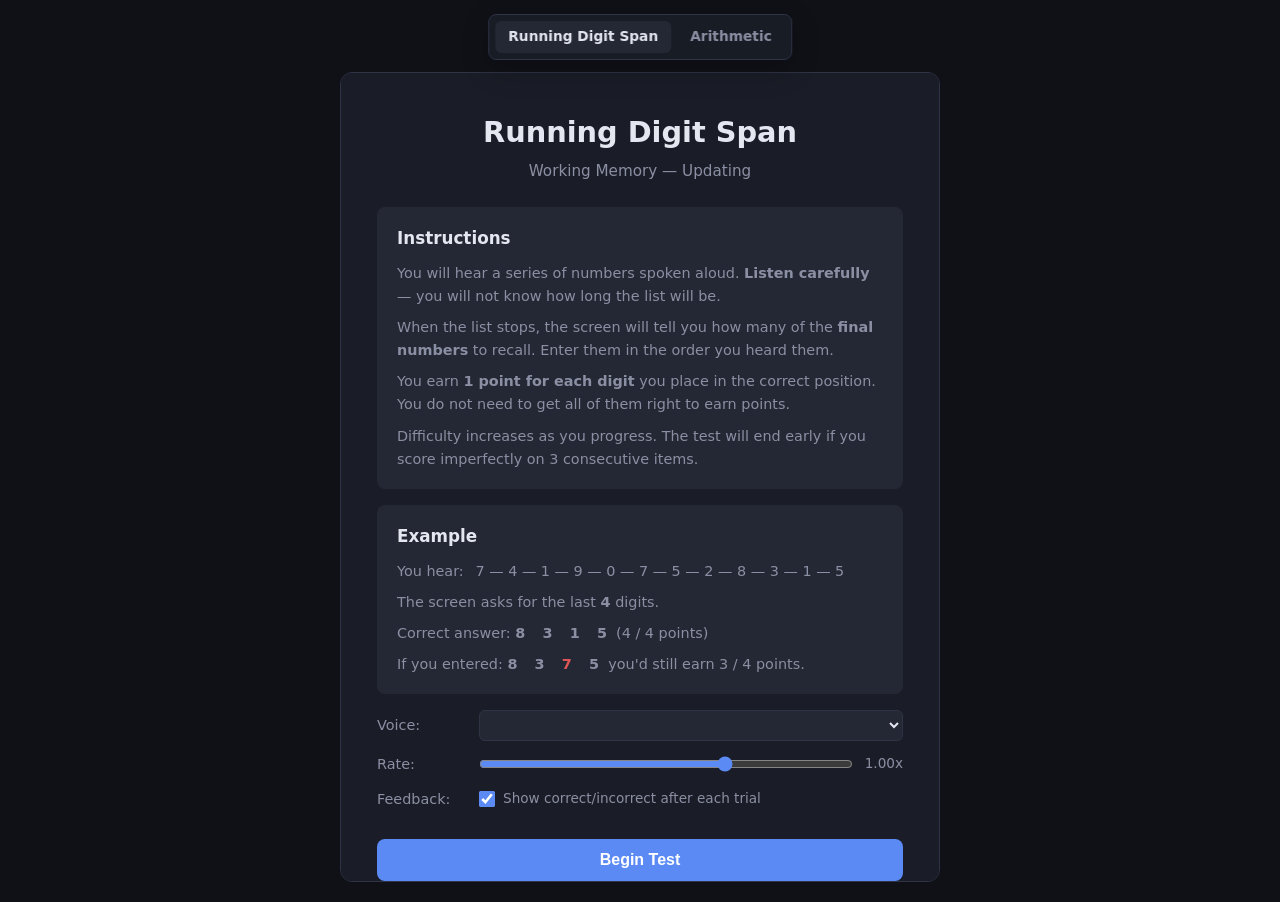
<file: index.html>
<!DOCTYPE html>
<html lang="en">
<head>
    <meta charset="UTF-8">
    <meta name="viewport" content="width=device-width, initial-scale=1.0">
    <title>Running Digit Span — Working Memory Assessment</title>
    <meta name="description" content="Running Digit Span working memory assessment modeled after WAIS-V clinical format with ascending difficulty, discontinue rules, and partial credit scoring.">
    <link rel="stylesheet" href="styles.css">
</head>
<body>
    <nav class="app-nav" aria-label="Assessment navigation">
        <a href="index.html" class="app-nav-link active">Running Digit Span</a>
        <a href="arithmetic.html" class="app-nav-link">Arithmetic</a>
    </nav>
    <div id="app">
        <!-- Welcome Screen -->
        <div id="screen-welcome" class="screen active">
            <div class="card welcome-card">
                <h1>Running Digit Span</h1>
                <p class="subtitle">Working Memory — Updating</p>
                <div class="info-box">
                    <h3>Instructions</h3>
                    <p>
                        You will hear a series of numbers spoken aloud.
                        <strong>Listen carefully</strong> — you will not know how long the list will be.
                    </p>
                    <p>
                        When the list stops, the screen will tell you how many of the
                        <strong>final numbers</strong> to recall. Enter them in the order you heard them.
                    </p>
                    <p>
                        You earn <strong>1 point for each digit</strong> you place in the correct position.
                        You do not need to get all of them right to earn points.
                    </p>
                    <p>
                        Difficulty increases as you progress. The test will end early if you
                        score imperfectly on 3 consecutive items.
                    </p>
                </div>
                <div class="info-box">
                    <h3>Example</h3>
                    <p>You hear: &ensp;7 &mdash; 4 &mdash; 1 &mdash; 9 &mdash; 0 &mdash; 7 &mdash; 5 &mdash; 2 &mdash; 8 &mdash; 3 &mdash; 1 &mdash; 5</p>
                    <p>The screen asks for the last <strong>4</strong> digits.</p>
                    <p>Correct answer: <strong>8 &ensp; 3 &ensp; 1 &ensp; 5</strong> &nbsp;(4 / 4 points)</p>
                    <p>If you entered: <strong>8 &ensp; 3 &ensp; <span style="color:var(--error)">7</span> &ensp; 5</strong> &nbsp;you'd still earn 3 / 4 points.</p>
                </div>
                <div class="settings-row">
                    <label for="voice-select">Voice:</label>
                    <select id="voice-select"></select>
                </div>
                <div class="settings-row">
                    <label for="voice-rate">Rate:</label>
                    <input type="range" id="voice-rate" min="0.6" max="1.2" step="0.05" value="1.00">
                    <span id="voice-rate-label">1.00x</span>
                </div>
                <div class="settings-row">
                    <label for="chk-feedback">Feedback:</label>
                    <label class="toggle-label">
                        <input type="checkbox" id="chk-feedback" checked>
                        <span>Show correct/incorrect after each trial</span>
                    </label>
                </div>
                <button id="btn-start" class="btn btn-primary">Begin Test</button>
                <p class="note">Ensure your volume is turned up. The test uses text-to-speech.<br>No numbers will be shown on screen — audio only.</p>
            </div>
        </div>

        <!-- Ready Screen (between trials) -->
        <div id="screen-ready" class="screen">
            <div class="card stimulus-card">
                <p class="trial-counter">Item <span id="ready-trial-num"></span> of <span id="ready-trial-total"></span></p>
                <p id="ready-level-info" class="level-info"></p>
                <p class="ready-prompt">Press <strong>Start</strong> when you are ready to listen.</p>
                <button id="btn-go" class="btn btn-primary">Start</button>
            </div>
        </div>

        <!-- Stimulus Presentation Screen (audio only) -->
        <div id="screen-stimulus" class="screen">
            <div class="card stimulus-card">
                <div class="listening-indicator">
                    <div class="pulse-ring"></div>
                    <div class="pulse-ring delay-1"></div>
                    <div class="pulse-ring delay-2"></div>
                    <div class="speaker-icon">
                        <svg viewBox="0 0 24 24" width="36" height="36" fill="none" stroke="currentColor" stroke-width="2" stroke-linecap="round" stroke-linejoin="round">
                            <polygon points="11 5 6 9 2 9 2 15 6 15 11 19 11 5"></polygon>
                            <path d="M19.07 4.93a10 10 0 0 1 0 14.14"></path>
                            <path d="M15.54 8.46a5 5 0 0 1 0 7.07"></path>
                        </svg>
                    </div>
                </div>
                <div id="listening-label" class="listening-label">Listen&hellip;</div>
            </div>
        </div>

        <!-- Response Screen -->
        <div id="screen-response" class="screen">
            <div class="card response-card">
                <h2 id="recall-prompt"></h2>
                <p id="response-hint" class="response-hint"></p>

                <div id="response-slots" class="response-slots"></div>

                <div class="numpad">
                    <button class="numpad-btn" data-digit="1">1</button>
                    <button class="numpad-btn" data-digit="2">2</button>
                    <button class="numpad-btn" data-digit="3">3</button>
                    <button class="numpad-btn" data-digit="4">4</button>
                    <button class="numpad-btn" data-digit="5">5</button>
                    <button class="numpad-btn" data-digit="6">6</button>
                    <button class="numpad-btn" data-digit="7">7</button>
                    <button class="numpad-btn" data-digit="8">8</button>
                    <button class="numpad-btn" data-digit="9">9</button>
                    <button class="numpad-btn numpad-clear" data-action="clear">CLR</button>
                    <button class="numpad-btn" data-digit="0">0</button>
                    <button class="numpad-btn numpad-back" data-action="backspace">&larr;</button>
                </div>

                <div class="response-actions">
                    <button id="btn-submit" class="btn btn-primary" disabled>Submit</button>
                    <button id="btn-skip" class="btn btn-secondary">Don't Know</button>
                </div>
            </div>
        </div>

        <!-- Results Screen -->
        <div id="screen-results" class="screen">
            <div class="card results-card">
                <h1>Test Complete</h1>

                <p id="discontinued-notice" class="discontinued-notice" style="display:none"></p>

                <div class="iq-hero">
                    <span class="iq-label">WMI Running Digits — Estimated IQ</span>
                    <span id="result-iq" class="iq-score"></span>
                    <span id="result-classification" class="iq-classification"></span>
                    <span id="result-percentile" class="iq-percentile"></span>
                </div>

                <div class="results-summary">
                    <div class="result-item">
                        <span class="result-label">Raw Score</span>
                        <span id="result-total" class="result-value big"></span>
                    </div>
                    <div class="result-item">
                        <span class="result-label">Scaled Score Est.</span>
                        <span id="result-scaled" class="result-value big"></span>
                    </div>
                    <div class="result-item">
                        <span class="result-label">Running Span</span>
                        <span id="result-capacity" class="result-value big"></span>
                    </div>
                    <div class="result-item">
                        <span class="result-label">Accuracy</span>
                        <span id="result-accuracy" class="result-value"></span>
                    </div>
                </div>

                <h3>Accuracy by Level</h3>
                <div id="results-by-probe" class="results-by-block"></div>

                <h3>Trial Detail</h3>
                <div id="results-trial-detail" class="trial-detail-table-wrap"></div>

                <div class="norm-table">
                    <h3>Scoring &amp; Norms Reference</h3>
                    <table>
                        <thead>
                            <tr>
                                <th>Metric</th>
                                <th>Value</th>
                            </tr>
                        </thead>
                        <tbody>
                            <tr><td>Scoring</td><td>1 point per digit in correct serial position (partial credit)</td></tr>
                            <tr><td>Scaled Score</td><td>Mean = 10, SD = 3 (range 1–19)</td></tr>
                            <tr><td>Discontinue</td><td>After 3 consecutive imperfect scores</td></tr>
                            <tr><td>Typical Capacity</td><td>3–4 items (healthy adults)</td></tr>
                        </tbody>
                    </table>
                    <table style="margin-top:12px">
                        <thead>
                            <tr>
                                <th>Level (Probe)</th>
                                <th>Typical Per-Digit Accuracy</th>
                            </tr>
                        </thead>
                        <tbody>
                            <tr><td>Last 3</td><td>~85–95 %</td></tr>
                            <tr><td>Last 4</td><td>~70–85 %</td></tr>
                            <tr><td>Last 5</td><td>~55–70 %</td></tr>
                            <tr><td>Last 6</td><td>~45–60 %</td></tr>
                            <tr><td>Last 7</td><td>~35–50 %</td></tr>
                        </tbody>
                    </table>
                    <p class="norm-note">
                        Research benchmarks from Bunting, Cowan &amp; Saults (2006, <em>QJEP</em>)
                        and Cowan et al. (2005, <em>Cognitive Psychology</em>, 51, 42–100).
                        WAIS-V scaled scores use proprietary age-based norm tables (Pearson, 2024) —
                        the estimate above is approximate.
                    </p>
                </div>

                <div class="norm-submit-section">
                    <h3>📊 Help Build Norms</h3>
                    <p class="norm-submit-desc">Submit your results anonymously to help build normative data. No personally identifiable information is collected.</p>
                    <div class="norm-submit-row">
                        <label for="input-age">Age (optional):</label>
                        <input type="number" id="input-age" min="10" max="100" placeholder="e.g. 25" class="age-input">
                    </div>
                    <div class="norm-submit-row">
                        <label for="input-cait-wmi">CAIT WMI (optional):</label>
                        <input type="number" id="input-cait-wmi" min="1" max="200" placeholder="e.g. 105" class="score-input">
                    </div>
                    <div class="norm-submit-row">
                        <label for="input-core-wmi">CORE WMI (optional):</label>
                        <input type="number" id="input-core-wmi" min="1" max="200" placeholder="e.g. 102" class="score-input">
                    </div>
                    <button id="btn-submit-norms" class="btn btn-success">Submit Results Anonymously</button>
                    <div id="submit-status" class="submit-status" style="display:none"></div>
                </div>

                <div class="results-actions">
                    <button id="btn-restart" class="btn btn-primary">Retake Test</button>
                    <button id="btn-export" class="btn btn-secondary">Export Results</button>
                </div>
            </div>
        </div>
    </div>

    <script src="app.js"></script>
</body>
</html>
</file>
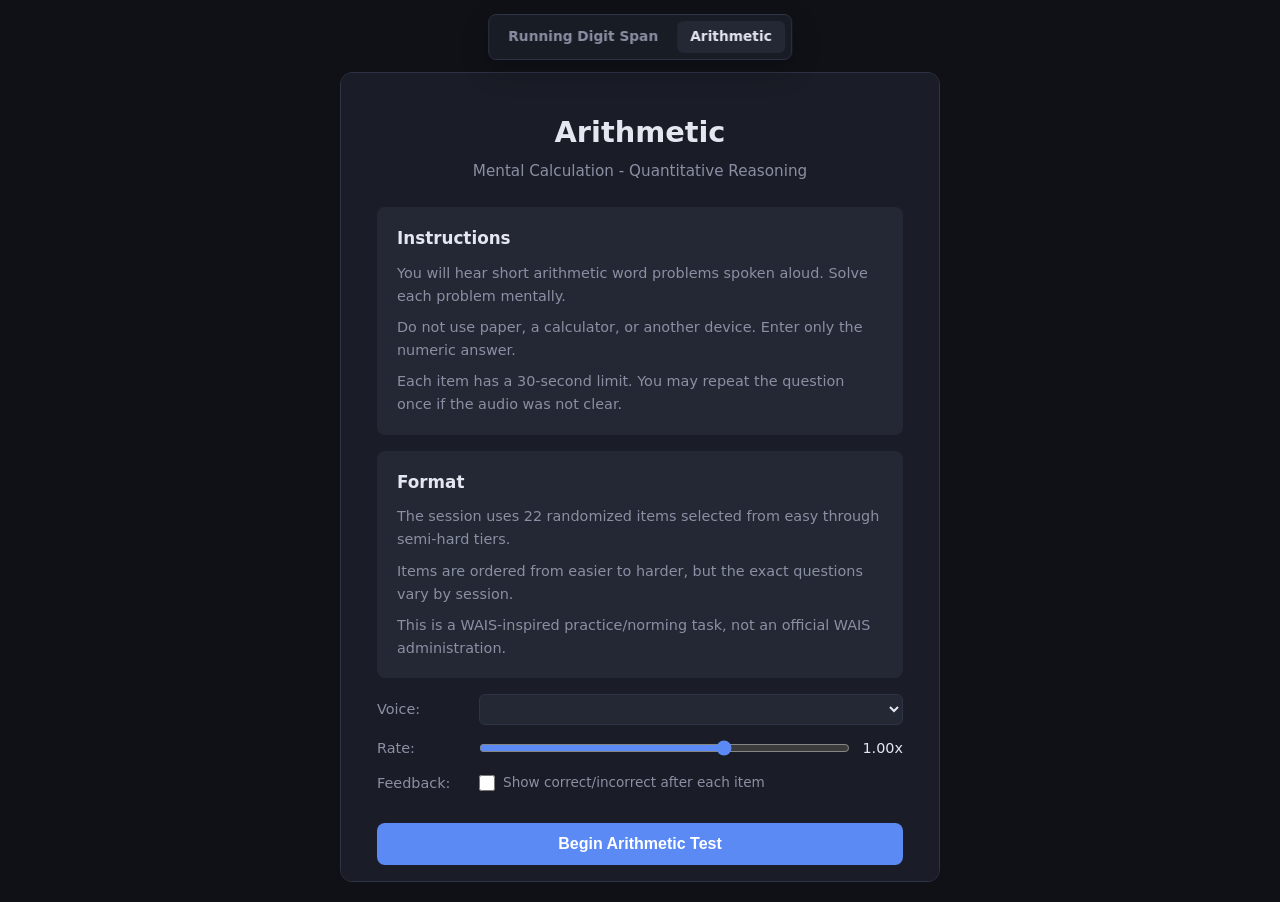
<file: arithmetic.html>
<!DOCTYPE html>
<html lang="en">
<head>
    <meta charset="UTF-8">
    <meta name="viewport" content="width=device-width, initial-scale=1.0">
    <title>Arithmetic - Mental Calculation Assessment</title>
    <meta name="description" content="WAIS-style mental arithmetic assessment with randomized items, spoken prompts, 30-second limits, and norm collection.">
    <link rel="stylesheet" href="styles.css">
</head>
<body>
    <nav class="app-nav" aria-label="Assessment navigation">
        <a href="index.html" class="app-nav-link">Running Digit Span</a>
        <a href="arithmetic.html" class="app-nav-link active">Arithmetic</a>
    </nav>

    <div id="app">
        <div id="arith-screen-welcome" class="screen active">
            <div class="card welcome-card">
                <h1>Arithmetic</h1>
                <p class="subtitle">Mental Calculation - Quantitative Reasoning</p>

                <div class="info-box">
                    <h3>Instructions</h3>
                    <p>You will hear short arithmetic word problems spoken aloud. Solve each problem mentally.</p>
                    <p>Do not use paper, a calculator, or another device. Enter only the numeric answer.</p>
                    <p>Each item has a 30-second limit. You may repeat the question once if the audio was not clear.</p>
                </div>

                <div class="info-box">
                    <h3>Format</h3>
                    <p>The session uses 22 randomized items selected from easy through semi-hard tiers.</p>
                    <p>Items are ordered from easier to harder, but the exact questions vary by session.</p>
                    <p>This is a WAIS-inspired practice/norming task, not an official WAIS administration.</p>
                </div>

                <div class="settings-row">
                    <label for="arith-voice-select">Voice:</label>
                    <select id="arith-voice-select"></select>
                </div>
                <div class="settings-row">
                    <label for="arith-voice-rate">Rate:</label>
                    <input type="range" id="arith-voice-rate" min="0.7" max="1.15" step="0.05" value="1.0">
                    <span id="arith-voice-rate-label">1.00x</span>
                </div>
                <div class="settings-row">
                    <label for="arith-chk-feedback">Feedback:</label>
                    <label class="toggle-label">
                        <input type="checkbox" id="arith-chk-feedback">
                        <span>Show correct/incorrect after each item</span>
                    </label>
                </div>

                <button id="arith-btn-start" class="btn btn-primary">Begin Arithmetic Test</button>
                <p class="note">Turn your volume on. Question text is hidden during normal testing to preserve the working-memory load.</p>
            </div>
        </div>

        <div id="arith-screen-ready" class="screen">
            <div class="card stimulus-card">
                <p class="trial-counter">Item <span id="arith-ready-item-num"></span> of <span id="arith-ready-item-total"></span></p>
                <p id="arith-ready-tier-info" class="level-info"></p>
                <p class="ready-prompt">Press <strong>Start</strong> when you are ready to hear the problem.</p>
                <button id="arith-btn-go" class="btn btn-primary">Start</button>
            </div>
        </div>

        <div id="arith-screen-stimulus" class="screen">
            <div class="card stimulus-card">
                <div class="listening-indicator">
                    <div class="pulse-ring"></div>
                    <div class="pulse-ring delay-1"></div>
                    <div class="pulse-ring delay-2"></div>
                    <div class="speaker-icon">
                        <svg viewBox="0 0 24 24" width="36" height="36" fill="none" stroke="currentColor" stroke-width="2" stroke-linecap="round" stroke-linejoin="round" aria-hidden="true">
                            <polygon points="11 5 6 9 2 9 2 15 6 15 11 19 11 5"></polygon>
                            <path d="M19.07 4.93a10 10 0 0 1 0 14.14"></path>
                            <path d="M15.54 8.46a5 5 0 0 1 0 7.07"></path>
                        </svg>
                    </div>
                </div>
                <div id="arith-listening-label" class="listening-label">Listen...</div>
            </div>
        </div>

        <div id="arith-screen-response" class="screen">
            <div class="card response-card arithmetic-response-card">
                <p class="trial-counter">Item <span id="arith-response-item-num"></span> of <span id="arith-response-item-total"></span></p>
                <div class="timer-wrap" aria-live="polite">
                    <div class="timer-row">
                        <span>Time left</span>
                        <strong><span id="arith-time-left">30</span>s</strong>
                    </div>
                    <div class="timer-track">
                        <div id="arith-timer-fill" class="timer-fill"></div>
                    </div>
                </div>

                <h2>Enter your answer</h2>
                <p id="arith-response-hint" class="response-hint">Numeric answer only. Decimals are allowed when needed.</p>
                <p id="arith-question-fallback" class="question-fallback" hidden></p>

                <div class="repeat-answer-grid">
                    <button id="arith-btn-repeat" class="btn btn-secondary repeat-btn" type="button">Repeat Question</button>
                    <label class="answer-box">
                        <span>Answer</span>
                        <input id="arith-answer" type="text" inputmode="decimal" autocomplete="off" placeholder="e.g. 14">
                    </label>
                </div>

                <p id="arith-feedback" class="item-feedback" aria-live="polite"></p>

                <div class="response-actions">
                    <button id="arith-btn-submit" class="btn btn-primary">Submit</button>
                    <button id="arith-btn-skip" class="btn btn-secondary">Don't Know</button>
                </div>
            </div>
        </div>

        <div id="arith-screen-results" class="screen">
            <div class="card results-card arithmetic-results-card">
                <h1>Arithmetic Complete</h1>

                <div class="iq-hero">
                    <span class="iq-label">Arithmetic - Experimental IQ-Equivalent Estimate</span>
                    <span id="arith-result-iq" class="iq-score"></span>
                    <span id="arith-result-classification" class="iq-classification"></span>
                    <span id="arith-result-percentile" class="iq-percentile"></span>
                </div>

                <div class="results-summary">
                    <div class="result-item">
                        <span class="result-label">Raw Score</span>
                        <span id="arith-result-total" class="result-value big"></span>
                    </div>
                    <div class="result-item">
                        <span class="result-label">Accuracy</span>
                        <span id="arith-result-accuracy" class="result-value big"></span>
                    </div>
                    <div class="result-item">
                        <span class="result-label">Avg Time</span>
                        <span id="arith-result-avg-time" class="result-value"></span>
                    </div>
                    <div class="result-item">
                        <span class="result-label">Repeats</span>
                        <span id="arith-result-repeats" class="result-value"></span>
                    </div>
                </div>

                <h3>Accuracy by Tier</h3>
                <div id="arith-results-by-tier" class="results-by-block"></div>

                <h3>Item Detail</h3>
                <div id="arith-results-item-detail" class="trial-detail-table-wrap"></div>

                <div class="norm-table">
                    <h3>Scoring &amp; Norms Reference</h3>
                    <table>
                        <thead>
                            <tr>
                                <th>Metric</th>
                                <th>Value</th>
                            </tr>
                        </thead>
                        <tbody>
                            <tr><td>Items</td><td>22 randomized questions drawn from 960 stable original items</td></tr>
                            <tr><td>Scoring</td><td>1 point for each exact numeric answer</td></tr>
                            <tr><td>Time limit</td><td>30 seconds per item</td></tr>
                            <tr><td>Draft estimate</td><td>Raw-score mean 15 and SD 3.5, transformed to an IQ-equivalent scale with mean 100 and SD 15</td></tr>
                            <tr><td>Item norms</td><td>Public item-level WAIS norms were not available; this app records item ID, timing, repeats, and correctness for local norm building.</td></tr>
                        </tbody>
                    </table>
                    <p class="norm-note">
                        WAIS-IV publicly used 22 dichotomous Arithmetic items; WAIS-5 score entry allows a 0-25 Arithmetic raw score and places Arithmetic with fluid-reasoning measures.
                        The IQ-equivalent and percentile above are provisional, are not age-adjusted, and are not an official WAIS, Full Scale IQ, or Working Memory Index score.
                        They will be recalibrated when representative local data are available.
                    </p>
                </div>

                <div class="norm-submit-section">
                    <h3>Help Build Norms</h3>
                    <p class="norm-submit-desc">Submit your results anonymously to help build item-level norms. No personally identifiable information is collected.</p>
                    <div class="norm-submit-row">
                        <label for="arith-input-age">Age (optional):</label>
                        <input type="number" id="arith-input-age" min="16" max="90" placeholder="e.g. 25" class="age-input">
                    </div>
                    <div class="norm-submit-row">
                        <label for="arith-input-cait-wmi">CAIT WMI (optional):</label>
                        <input type="number" id="arith-input-cait-wmi" min="1" max="200" placeholder="e.g. 105" class="score-input">
                    </div>
                    <div class="norm-submit-row">
                        <label for="arith-input-core-wmi">CORE WMI (optional):</label>
                        <input type="number" id="arith-input-core-wmi" min="1" max="200" placeholder="e.g. 102" class="score-input">
                    </div>
                    <button id="arith-btn-submit-norms" class="btn btn-success">Submit Results Anonymously</button>
                    <div id="arith-submit-status" class="submit-status" style="display:none"></div>
                </div>

                <div class="results-actions">
                    <button id="arith-btn-restart" class="btn btn-primary">Retake Test</button>
                    <button id="arith-btn-export" class="btn btn-secondary">Export Results</button>
                </div>
            </div>
        </div>
    </div>

    <script src="arithmetic_bank.js"></script>
    <script src="arithmetic_scoring.js"></script>
    <script src="arithmetic.js"></script>
</body>
</html>
</file>
<file: styles.css>
/* === Reset & Base === */
*, *::before, *::after {
    box-sizing: border-box;
    margin: 0;
    padding: 0;
}

html, body {
    overflow-x: hidden;
}

:root {
    --bg: #0f1117;
    --surface: #1a1d27;
    --surface-2: #242834;
    --border: #2e3345;
    --text: #e4e6f0;
    --text-dim: #8b8fa3;
    --primary: #5b8af5;
    --primary-hover: #7aa2ff;
    --success: #4caf7c;
    --error: #e05555;
    --warning: #e0a840;
    --highlight: #f0c040;
    --radius: 12px;
    --radius-sm: 8px;
}

html, body {
    height: 100%;
    font-family: 'Segoe UI', system-ui, -apple-system, sans-serif;
    background: var(--bg);
    color: var(--text);
    line-height: 1.6;
    -webkit-font-smoothing: antialiased;
}

#app {
    min-height: 100vh;
    display: flex;
    align-items: center;
    justify-content: center;
    padding: 72px 20px 20px;
}

.app-nav {
    position: fixed;
    top: 14px;
    left: 50%;
    transform: translateX(-50%);
    z-index: 10;
    display: flex;
    gap: 6px;
    padding: 6px;
    background: rgba(26, 29, 39, 0.94);
    border: 1px solid var(--border);
    border-radius: var(--radius-sm);
    box-shadow: 0 10px 28px rgba(0, 0, 0, 0.22);
    backdrop-filter: blur(10px);
}

.app-nav-link {
    color: var(--text-dim);
    text-decoration: none;
    font-size: 0.86rem;
    font-weight: 600;
    line-height: 1;
    padding: 9px 13px;
    border-radius: 6px;
    white-space: nowrap;
}

.app-nav-link:hover,
.app-nav-link.active {
    color: var(--text);
    background: var(--surface-2);
}

/* === Screens === */
.screen {
    display: none;
    width: 100%;
    max-width: min(600px, calc(100vw - 40px));
    animation: fadeIn 0.3s ease;
}

.screen.active {
    display: block;
}

@keyframes fadeIn {
    from { opacity: 0; transform: translateY(8px); }
    to { opacity: 1; transform: translateY(0); }
}

/* === Card === */
.card {
    background: var(--surface);
    border: 1px solid var(--border);
    border-radius: var(--radius);
    padding: 36px;
    overflow: hidden;
    max-width: 100%;
}

.welcome-card {
    max-height: 90vh;
    overflow-y: auto;
}

h1 {
    font-size: 1.8rem;
    font-weight: 700;
    text-align: center;
    margin-bottom: 4px;
}

h2 {
    font-size: 1.4rem;
    font-weight: 600;
    text-align: center;
    margin-bottom: 16px;
}

h3 {
    font-size: 1.05rem;
    font-weight: 600;
    margin-bottom: 10px;
}

.subtitle {
    text-align: center;
    color: var(--text-dim);
    font-size: 0.95rem;
    margin-bottom: 24px;
}

/* === Info Boxes === */
.info-box {
    background: var(--surface-2);
    border-radius: var(--radius-sm);
    padding: 18px 20px;
    margin-bottom: 16px;
}

.info-box p {
    font-size: 0.9rem;
    color: var(--text-dim);
    margin-bottom: 8px;
}

.info-box p:last-child {
    margin-bottom: 0;
}

.example-note {
    font-size: 0.8rem !important;
    font-style: italic;
    color: var(--text-dim);
    opacity: 0.7;
    margin-top: 4px;
}

/* === Settings === */
.settings-row {
    display: flex;
    align-items: center;
    gap: 12px;
    margin-bottom: 12px;
    font-size: 0.9rem;
}

.settings-row label {
    min-width: 90px;
    color: var(--text-dim);
}

.settings-row select,
.settings-row input[type="range"] {
    flex: 1;
    min-width: 0;
}

select {
    background: var(--surface-2);
    color: var(--text);
    border: 1px solid var(--border);
    border-radius: 6px;
    padding: 6px 10px;
    font-size: 0.85rem;
    max-width: 100%;
    overflow: hidden;
    text-overflow: ellipsis;
}

input[type="range"] {
    accent-color: var(--primary);
}

#voice-rate-label {
    color: var(--text-dim);
    min-width: 35px;
    text-align: right;
    font-size: 0.85rem;
}

/* === Buttons === */
.btn {
    display: inline-block;
    padding: 12px 32px;
    border: none;
    border-radius: var(--radius-sm);
    font-size: 1rem;
    font-weight: 600;
    cursor: pointer;
    transition: background 0.2s, opacity 0.2s;
}

.btn:disabled {
    opacity: 0.4;
    cursor: not-allowed;
}

.btn-primary {
    background: var(--primary);
    color: #fff;
    width: 100%;
    margin-top: 16px;
}

.btn-primary:hover:not(:disabled) {
    background: var(--primary-hover);
}

.btn-secondary {
    background: var(--surface-2);
    color: var(--text-dim);
    border: 1px solid var(--border);
}

.btn-secondary:hover:not(:disabled) {
    background: var(--border);
}

.note {
    text-align: center;
    color: var(--text-dim);
    font-size: 0.8rem;
    margin-top: 12px;
}

/* === Ready Screen === */
.stimulus-card {
    text-align: center;
    min-height: 280px;
    display: flex;
    flex-direction: column;
    align-items: center;
    justify-content: center;
}

.trial-counter {
    font-size: 0.85rem;
    color: var(--text-dim);
    margin-bottom: 24px;
    letter-spacing: 0.02em;
}

.ready-prompt {
    font-size: 1.1rem;
    color: var(--text);
    margin-bottom: 8px;
}

.level-info {
    font-size: 0.82rem;
    color: var(--primary);
    background: rgba(91, 138, 245, 0.1);
    border: 1px solid rgba(91, 138, 245, 0.2);
    border-radius: 6px;
    padding: 4px 14px;
    margin-bottom: 16px;
    letter-spacing: 0.02em;
}

/* === Stimulus Screen — Listening Indicator === */
.listening-indicator {
    position: relative;
    width: 100px;
    height: 100px;
    display: flex;
    align-items: center;
    justify-content: center;
    margin-bottom: 20px;
}

.pulse-ring {
    position: absolute;
    width: 100%;
    height: 100%;
    border-radius: 50%;
    border: 2px solid var(--primary);
    opacity: 0;
    animation: pulseRing 2s ease-out infinite;
}

.pulse-ring.delay-1 {
    animation-delay: 0.5s;
}

.pulse-ring.delay-2 {
    animation-delay: 1.0s;
}

@keyframes pulseRing {
    0% {
        transform: scale(0.5);
        opacity: 0.6;
    }
    100% {
        transform: scale(1.4);
        opacity: 0;
    }
}

.speaker-icon {
    position: relative;
    z-index: 1;
    width: 56px;
    height: 56px;
    border-radius: 50%;
    background: var(--primary);
    display: flex;
    align-items: center;
    justify-content: center;
    color: #fff;
    animation: breathe 1.5s ease-in-out infinite;
}

@keyframes breathe {
    0%, 100% { transform: scale(1); opacity: 0.85; }
    50% { transform: scale(1.08); opacity: 1; }
}

.listening-label {
    font-size: 1.2rem;
    font-weight: 500;
    color: var(--text-dim);
    animation: pulse 1.5s ease-in-out infinite;
}

@keyframes pulse {
    0%, 100% { opacity: 0.4; }
    50% { opacity: 1; }
}

/* === Response Screen === */
.response-card {
    text-align: center;
}

.response-card h2 {
    margin-bottom: 4px;
}

.highlight {
    color: var(--highlight);
    font-weight: 700;
}

.response-hint {
    font-size: 0.85rem;
    color: var(--text-dim);
    margin-bottom: 20px;
}

/* Response Slots */
.response-slots {
    display: flex;
    justify-content: center;
    gap: 10px;
    margin-bottom: 24px;
    flex-wrap: wrap;
}

.slot {
    width: 52px;
    height: 60px;
    background: var(--surface-2);
    border: 2px solid var(--border);
    border-radius: var(--radius-sm);
    display: flex;
    align-items: center;
    justify-content: center;
    font-size: 1.8rem;
    font-weight: 600;
    font-variant-numeric: tabular-nums;
    transition: border-color 0.15s;
}

.slot.active {
    border-color: var(--primary);
    box-shadow: 0 0 0 2px rgba(91, 138, 245, 0.25);
}

.slot.filled {
    border-color: var(--text-dim);
}

/* Feedback highlighting (optional — toggled on settings) */
.slot.slot-correct {
    border-color: var(--success);
    background: rgba(76, 175, 124, 0.15);
    color: var(--success);
    box-shadow: 0 0 0 2px rgba(76, 175, 124, 0.25);
}

.slot.slot-incorrect {
    border-color: var(--error);
    background: rgba(224, 85, 85, 0.12);
    color: var(--error);
    box-shadow: 0 0 0 2px rgba(224, 85, 85, 0.2);
    position: relative;
    flex-direction: column;
    gap: 0;
    line-height: 1.1;
}

.slot-correct-hint {
    display: block;
    font-size: 0.7rem;
    color: var(--success);
    opacity: 0.85;
    font-weight: 500;
}

/* Toggle label for settings */
.toggle-label {
    display: flex;
    align-items: center;
    gap: 8px;
    cursor: pointer;
    font-size: 0.85rem;
    color: var(--text-dim);
}

.toggle-label input[type="checkbox"] {
    accent-color: var(--primary);
    width: 16px;
    height: 16px;
    cursor: pointer;
}

/* Number Pad */
.numpad {
    display: grid;
    grid-template-columns: repeat(3, 1fr);
    gap: 8px;
    max-width: 280px;
    margin: 0 auto 20px;
}

.numpad-btn {
    height: 56px;
    background: var(--surface-2);
    border: 1px solid var(--border);
    border-radius: var(--radius-sm);
    color: var(--text);
    font-size: 1.3rem;
    font-weight: 600;
    cursor: pointer;
    transition: background 0.15s, transform 0.1s;
    user-select: none;
    -webkit-user-select: none;
}

.numpad-btn:hover {
    background: var(--border);
}

.numpad-btn:active {
    transform: scale(0.95);
    background: var(--primary);
}

.numpad-clear {
    font-size: 0.85rem;
    color: var(--error);
}

.numpad-back {
    font-size: 1.1rem;
    color: var(--warning);
}

.response-actions {
    display: flex;
    gap: 10px;
}

.response-actions .btn {
    flex: 1;
}

.response-actions .btn-primary {
    margin-top: 0;
}

/* === Arithmetic Test === */
#arith-screen-results {
    max-width: min(980px, calc(100vw - 40px));
}

#arith-screen-response {
    max-width: min(680px, calc(100vw - 40px));
}

.arithmetic-response-card h2 {
    margin-top: 18px;
}

.timer-wrap {
    width: 100%;
    background: var(--surface-2);
    border: 1px solid var(--border);
    border-radius: var(--radius-sm);
    padding: 12px 14px;
    margin-bottom: 10px;
}

.timer-row {
    display: flex;
    justify-content: space-between;
    align-items: center;
    color: var(--text-dim);
    font-size: 0.86rem;
    margin-bottom: 8px;
}

.timer-row strong {
    color: var(--text);
    font-variant-numeric: tabular-nums;
}

.timer-track {
    width: 100%;
    height: 8px;
    background: var(--border);
    border-radius: 999px;
    overflow: hidden;
}

.timer-fill {
    height: 100%;
    width: 100%;
    background: var(--success);
    border-radius: 999px;
    transition: width 0.1s linear, background 0.2s ease;
}

.timer-fill.timer-low {
    background: var(--warning);
}

.question-fallback {
    background: rgba(224, 168, 64, 0.1);
    border: 1px solid rgba(224, 168, 64, 0.24);
    border-radius: var(--radius-sm);
    color: var(--text);
    font-size: 0.92rem;
    line-height: 1.5;
    padding: 12px 14px;
    margin-bottom: 14px;
    text-align: left;
}

.repeat-answer-grid {
    display: grid;
    grid-template-columns: 180px minmax(0, 1fr);
    gap: 12px;
    align-items: stretch;
    margin-bottom: 14px;
}

.repeat-btn {
    width: 100%;
    padding-left: 14px;
    padding-right: 14px;
}

.answer-box {
    display: flex;
    flex-direction: column;
    gap: 6px;
    text-align: left;
    color: var(--text-dim);
    font-size: 0.82rem;
    font-weight: 600;
}

.answer-box input {
    width: 100%;
    min-height: 48px;
    background: var(--surface-2);
    color: var(--text);
    border: 1px solid var(--border);
    border-radius: var(--radius-sm);
    padding: 8px 12px;
    font-size: 1.25rem;
    font-weight: 600;
    font-variant-numeric: tabular-nums;
}

.answer-box input:focus {
    outline: none;
    border-color: var(--primary);
    box-shadow: 0 0 0 2px rgba(91, 138, 245, 0.24);
}

.item-feedback {
    min-height: 24px;
    font-size: 0.9rem;
    font-weight: 600;
    margin-bottom: 8px;
}

.item-feedback.info {
    color: var(--primary);
}

.item-feedback.success {
    color: var(--success);
}

.item-feedback.error {
    color: var(--error);
}

.arithmetic-detail-table .question-cell {
    min-width: 300px;
    max-width: 420px;
    white-space: normal;
    line-height: 1.35;
}

/* === Results Screen === */
.results-card {
    max-height: 90vh;
    overflow-y: auto;
}

.results-card h1 {
    margin-bottom: 24px;
}

/* IQ Hero Card */
.iq-hero {
    display: flex;
    flex-direction: column;
    align-items: center;
    text-align: center;
    background: linear-gradient(135deg, rgba(91, 138, 245, 0.12), rgba(76, 175, 124, 0.08));
    border: 1px solid rgba(91, 138, 245, 0.25);
    border-radius: var(--radius-sm);
    padding: 24px 20px;
    margin-bottom: 20px;
}

.iq-label {
    font-size: 0.78rem;
    color: var(--text-dim);
    text-transform: uppercase;
    letter-spacing: 0.06em;
    margin-bottom: 8px;
}

.iq-score {
    font-size: 3.2rem;
    font-weight: 800;
    color: var(--primary);
    line-height: 1;
    margin-bottom: 6px;
}

.iq-classification {
    font-size: 1rem;
    font-weight: 600;
    color: var(--text);
    margin-bottom: 4px;
}

.iq-percentile {
    font-size: 0.85rem;
    color: var(--text-dim);
}

.results-summary {
    display: flex;
    gap: 12px;
    margin-bottom: 28px;
    flex-wrap: wrap;
}

.result-item {
    flex: 1;
    min-width: 140px;
    background: var(--surface-2);
    border-radius: var(--radius-sm);
    padding: 16px;
    text-align: center;
}

.result-label {
    display: block;
    font-size: 0.78rem;
    color: var(--text-dim);
    text-transform: uppercase;
    letter-spacing: 0.04em;
    margin-bottom: 6px;
}

.result-value {
    display: block;
    font-size: 1.3rem;
    font-weight: 700;
}

.result-value.big {
    font-size: 1.8rem;
    color: var(--primary);
}

/* Results by probe size */
.results-by-block {
    margin-bottom: 24px;
}

.block-result {
    display: flex;
    align-items: center;
    justify-content: space-between;
    padding: 10px 14px;
    background: var(--surface-2);
    border-radius: 6px;
    margin-bottom: 6px;
    font-size: 0.88rem;
}

.block-result-label {
    color: var(--text-dim);
    min-width: 55px;
}

.block-result-bar {
    flex: 1;
    height: 6px;
    background: var(--border);
    border-radius: 3px;
    margin: 0 14px;
    overflow: hidden;
}

.block-result-fill {
    height: 100%;
    background: var(--primary);
    border-radius: 3px;
    transition: width 0.5s ease;
}

.block-result-value {
    font-weight: 600;
    min-width: 90px;
    text-align: right;
    font-size: 0.82rem;
}

/* Trial detail table */
.trial-detail-table-wrap {
    margin-bottom: 24px;
    overflow-x: auto;
}

.trial-table {
    width: 100%;
    border-collapse: collapse;
    font-size: 0.82rem;
}

.trial-table th {
    text-align: left;
    color: var(--text-dim);
    font-weight: 500;
    padding: 8px 8px;
    border-bottom: 1px solid var(--border);
    white-space: nowrap;
}

.trial-table td {
    padding: 7px 8px;
    border-bottom: 1px solid rgba(46, 51, 69, 0.4);
    white-space: nowrap;
}

.trial-table .mono {
    font-family: 'Consolas', 'Courier New', monospace;
    font-size: 0.85rem;
    letter-spacing: 0.04em;
}

.digit-correct {
    color: var(--success);
    font-weight: 700;
}

.digit-wrong {
    color: var(--error);
    font-weight: 600;
}

.digit-blank {
    color: var(--text-dim);
    opacity: 0.5;
}

/* Norm Table */
.norm-table {
    background: var(--surface-2);
    border-radius: var(--radius-sm);
    padding: 18px 20px;
    margin-bottom: 20px;
}

.norm-table table {
    width: 100%;
    border-collapse: collapse;
    font-size: 0.88rem;
}

.norm-table th {
    text-align: left;
    color: var(--text-dim);
    font-weight: 500;
    padding: 6px 10px;
    border-bottom: 1px solid var(--border);
}

.norm-table td {
    padding: 6px 10px;
    border-bottom: 1px solid rgba(46, 51, 69, 0.5);
}

.norm-note {
    font-size: 0.78rem;
    color: var(--text-dim);
    margin-top: 10px;
    line-height: 1.5;
}

/* Norm Submission */
.norm-submit-section {
    background: var(--surface-2);
    border-radius: var(--radius-sm);
    padding: 18px 20px;
    margin-bottom: 20px;
    border: 1px solid rgba(76, 175, 124, 0.2);
}

.norm-submit-section h3 {
    margin-bottom: 8px;
}

.norm-submit-desc {
    font-size: 0.85rem;
    color: var(--text-dim);
    margin-bottom: 14px;
}

.norm-submit-row {
    display: flex;
    align-items: center;
    gap: 10px;
    margin-bottom: 12px;
    font-size: 0.88rem;
}

.norm-submit-row label {
    color: var(--text-dim);
    white-space: nowrap;
}

.age-input,
.score-input {
    width: 100px;
    background: var(--bg);
    color: var(--text);
    border: 1px solid var(--border);
    border-radius: 6px;
    padding: 6px 10px;
    font-size: 0.88rem;
}

.btn-success {
    background: var(--success);
    color: #fff;
    width: 100%;
}

.btn-success:hover:not(:disabled) {
    background: #5bc48a;
}

.submit-status {
    margin-top: 10px;
    padding: 8px 12px;
    border-radius: 6px;
    font-size: 0.85rem;
    text-align: center;
}

.submit-status.info {
    background: rgba(91, 138, 245, 0.1);
    color: var(--primary);
}

.submit-status.success {
    background: rgba(76, 175, 124, 0.12);
    color: var(--success);
}

.submit-status.warning {
    background: rgba(224, 168, 64, 0.12);
    color: var(--warning);
}

.submit-status.error {
    background: rgba(224, 85, 85, 0.1);
    color: var(--error);
}

.results-actions {
    display: flex;
    gap: 10px;
}

.results-actions .btn {
    flex: 1;
}

.results-actions .btn-primary {
    margin-top: 0;
}

/* Discontinued Notice */
.discontinued-notice {
    background: rgba(224, 168, 64, 0.12);
    border: 1px solid rgba(224, 168, 64, 0.3);
    border-radius: var(--radius-sm);
    padding: 12px 16px;
    margin-bottom: 20px;
    font-size: 0.88rem;
    color: var(--warning);
    text-align: center;
}

/* Recalibration Results */
.recal-summary {
    display: flex;
    align-items: center;
    justify-content: space-between;
    background: var(--surface-2);
    border-radius: 6px;
    padding: 10px 14px;
    margin-bottom: 6px;
}

.recal-label {
    color: var(--text-dim);
    font-size: 0.88rem;
}

.recal-value {
    font-weight: 600;
    font-size: 0.88rem;
}

.recal-note {
    font-size: 0.78rem;
    color: var(--text-dim);
    line-height: 1.5;
    margin-bottom: 16px;
}

.recal-row {
    background: rgba(91, 138, 245, 0.04);
}

.recal-row td {
    font-style: italic;
}

/* === Responsive === */
@media (max-width: 480px) {
    #app {
        padding: 76px 14px 14px;
    }

    .app-nav {
        width: calc(100vw - 28px);
        justify-content: center;
    }

    .app-nav-link {
        flex: 1;
        text-align: center;
        padding-left: 8px;
        padding-right: 8px;
        font-size: 0.8rem;
    }

    .card {
        padding: 24px 18px;
    }

    .numpad {
        max-width: 240px;
    }

    .numpad-btn {
        height: 48px;
        font-size: 1.1rem;
    }

    .slot {
        width: 44px;
        height: 52px;
        font-size: 1.5rem;
    }

    .results-summary {
        flex-direction: column;
    }

    .trial-table {
        font-size: 0.75rem;
    }

    .repeat-answer-grid {
        grid-template-columns: 1fr;
    }

    .arithmetic-detail-table .question-cell {
        min-width: 220px;
    }
}
</file>
